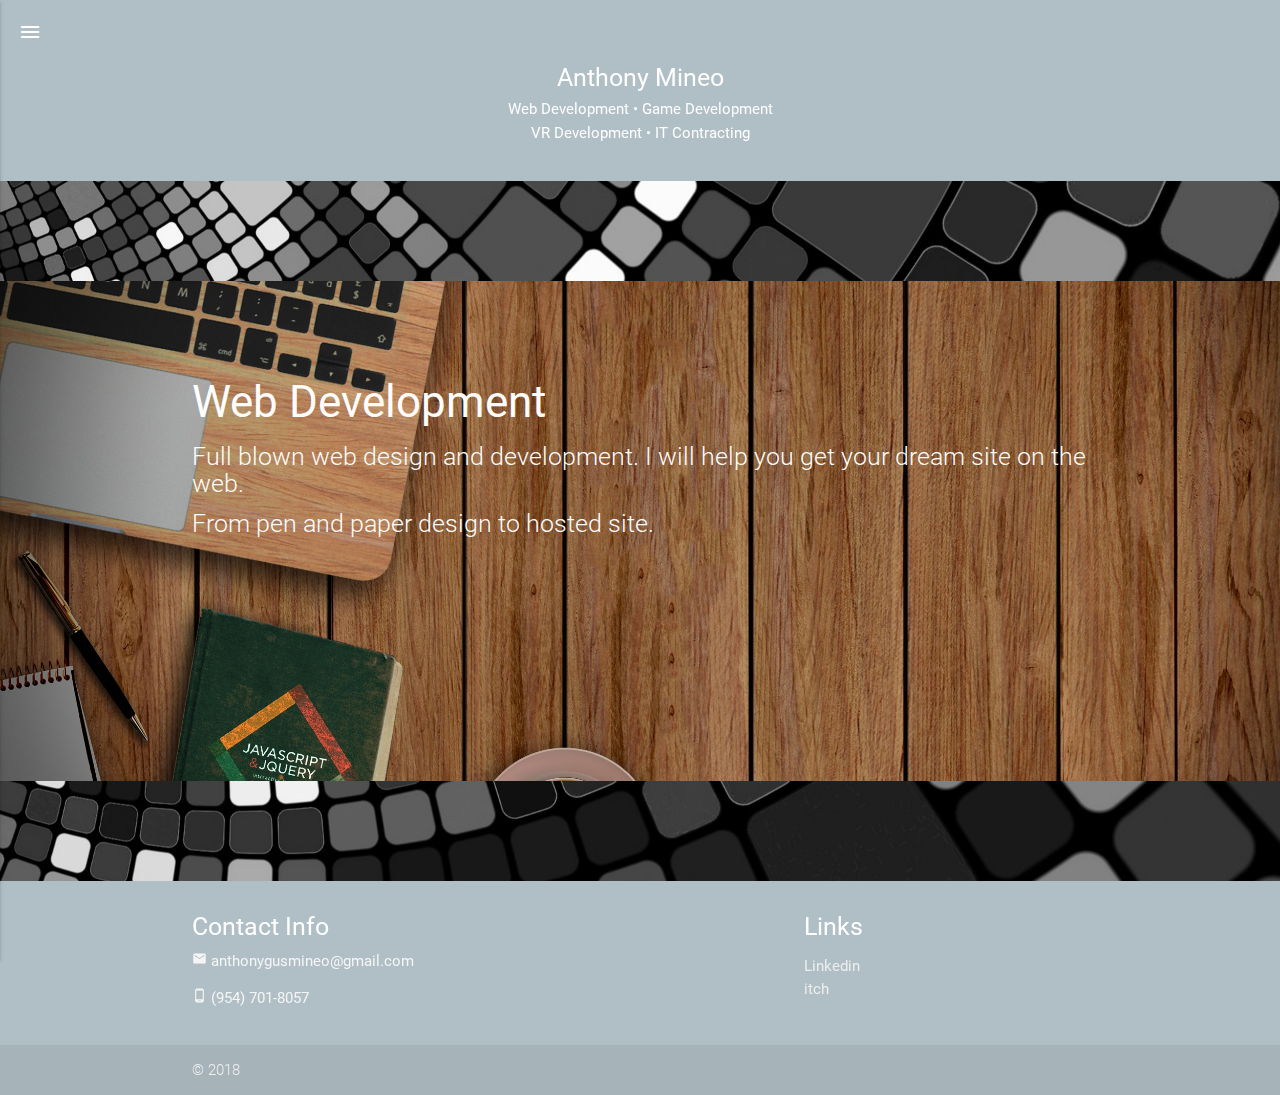
<file: index.html>
<!DOCTYPE html>
<html>
    <head>
        <!--Import Google Icon Font-->
        <link href="https://fonts.googleapis.com/icon?family=Material+Icons" rel="stylesheet">
        <!--Import materialize.css-->
        <link type="text/css" rel="stylesheet" href="css/materialize.min.css" media="screen,projection"/>
        <link type="text/css" rel="stylesheet" href="css/style.css" media="scree, projection"/>
        <!--Let browser know website is optimized for mobile-->
        <meta name="viewport" content="width=device-width, initial-scale=1.0"/>
        <title>Anthony Mineo</title>
    </head>
    
    <body>
        <!--Import jQuery before materialize.js-->
        <script type="text/javascript" src="https://code.jquery.com/jquery-3.2.1.min.js"></script>
        <script type="text/javascript" src="js/materialize.min.js"></script>
        <script src="js/init.js"></script>
        <div class="blue-grey lighten-3 z-depth-0">
        <ul id="slide-out" class="side-nav">
            <li>
               <div class="user-view">
                <div class="background">
                    <img src="Images/coffee-2734123_1280.jpg" class="responsive-img" alt="">
                </div>
                <a href="#"><img src="Images/headshot.jpg" alt="" class="circle responsive-img"></a>
                <a href="#"><span class="black-text name">Anthony Mineo</span></a>
                <a href="mailto:anthonygusmineo@gmail.com"><span class="black-text email">anthonygusmineo@gmail.com</span></a>
                </div>
            </li>
            <li><a href="#"><i class="material-icons">home</i>Home</li></a>
            <li><a href="webdevelopment.html"><i class="material-icons">web</i>Web Development</a></li>
            <li><a href="gamedevelopment.html"><i class="material-icons">videogame_asset</i>Game Development</a></li>
            <li><a href="vrdevelopment.html"><i class="material-icons">code</i>VR Development</a></li>
            <li><a href="itcontracting.html"><i class="material-icons">computer</i>IT Contracting</a></li>
        </ul>
           <div class="navbar-fixed">
                <nav class="blue-grey lighten-3 z-depth-0">
                    <div class="nav-wrapper">
                        <a href="" data-activates="slide-out" class="button-collapse show-on-large"><i class="material-icons">menu</i></a>
                    </div>
                </nav>
            </div> 
        </div>

        <div class="blue-grey lighten-3 z-depth-0 white-text">
                <h5 class="center b" style="margin-top: 0px">Anthony Mineo</h5>
                <h6 class="center">Web Development • Game Development<h6>
                <h6 class="center">VR Development • IT Contracting</h6>
                <h5 class="no-padding" style="margin-bottom: 0px">&nbsp;</h5>
        </div>
        <div class="parallax-container" style="height: 100px">
            <div class="section no-pad-bot">
                
            </div>
            <div class="parallax"><img src="Images/abstract-3098692_1920.jpg" class="responsive-img" style="filter: grayscale(100%)" alt=""></div>
        </div>
        
        <div class="slider">
            <ul class="slides">
                <li>
                    <img src="Images/web-design-2906159.jpg" class="responsive-img">
                    <div class="caption left-align">
                        <h3>Web Development</h3>
                        <h5 class="light">Full blown web design and development. I will help you get your dream site on the web.</h5>
                        <h5 class="light">From pen and paper design to hosted site.</h5>
                    </div>
                </li>
                <li>
                    <img src="Images/video-games-1557358.jpg" class="responsive-img">
                    <div class="caption left-align">
                        <h3>Game Development</h3>
                        <h5 class="light">My main passion in life.</h5>
                        <h5 class="light">I can help make that game or app idea a reality.</h5>
                    </div>
                </li>
                <li>
                    <img src="Images/clouds-1845517.jpg" class="responsive-img">
                    <div class="caption left-align">
                        <h3>Virtual Reality Development</h3>
                        <h5 class="light">The future of gaming and computer interaction.</h5>
                        <h5 class="light">Lets push the boundaries scifi and reality today.</h5>
                    </div>
                </li>
                <li>
                    <img src="Images/server-2160321.jpg" class="responsive-img">
                    <div class="caption left-align">
                        <h3>IT Contracting</h3>
                        <h5 class="light">Do you Need to update your business to the next latest and greatest hardware?</h5>
                        <h5 class="light">Howabout someone to clean your pc and fix your WiFi?</h5>
                        <h5 class="light">I'm your guy.</h5>
                    </div>
                </li>
            </ul>
        </div>
        
        <div class="parallax-container" style="height: 100px">
            <div class="section no-pad-bot"></div>
            <div class="parallax"><img src="Images/abstract-3098692_1920.jpg" class="responsive-img" style="filter: grayscale(100%)" alt=""></div>
        </div>
        
        <footer class="page-footer blue-grey lighten-3">
          <div class="container">
            <div class="row">
              <div class="col l6 s12">
                <h5 class="white-text">Contact Info</h5>
                <a href="mailto:anthonygusmineo@gmail.com" class="grey-text text-lighten-4"><i class="tiny material-icons">email</i> anthonygusmineo@gmail.com</a>
                <p class="grey-text text-lighten-4"><i class="tiny material-icons">phone_android</i> (954) 701-8057</p>
              </div>
              <div class="col l4 offset-l2 s12">
                <h5 class="white-text">Links</h5>
                <ul>
                  <li><a class="grey-text text-lighten-3" href="https://www.linkedin.com/in/anthonygusmineo" target="_blank">Linkedin</a></li>
                  <li><a class="grey-text text-lighten-3" href="https://flyingantman.itch.io/" target="_blank">itch</a></li>
                </ul>
              </div>
            </div>
          </div>
          <div class="footer-copyright">
            <div class="container">
            © 2018
            <a class="grey-text text-lighten-4 right" href="#!"></a>
            </div>
          </div>
        </footer>
    </body>
</html>
</file>
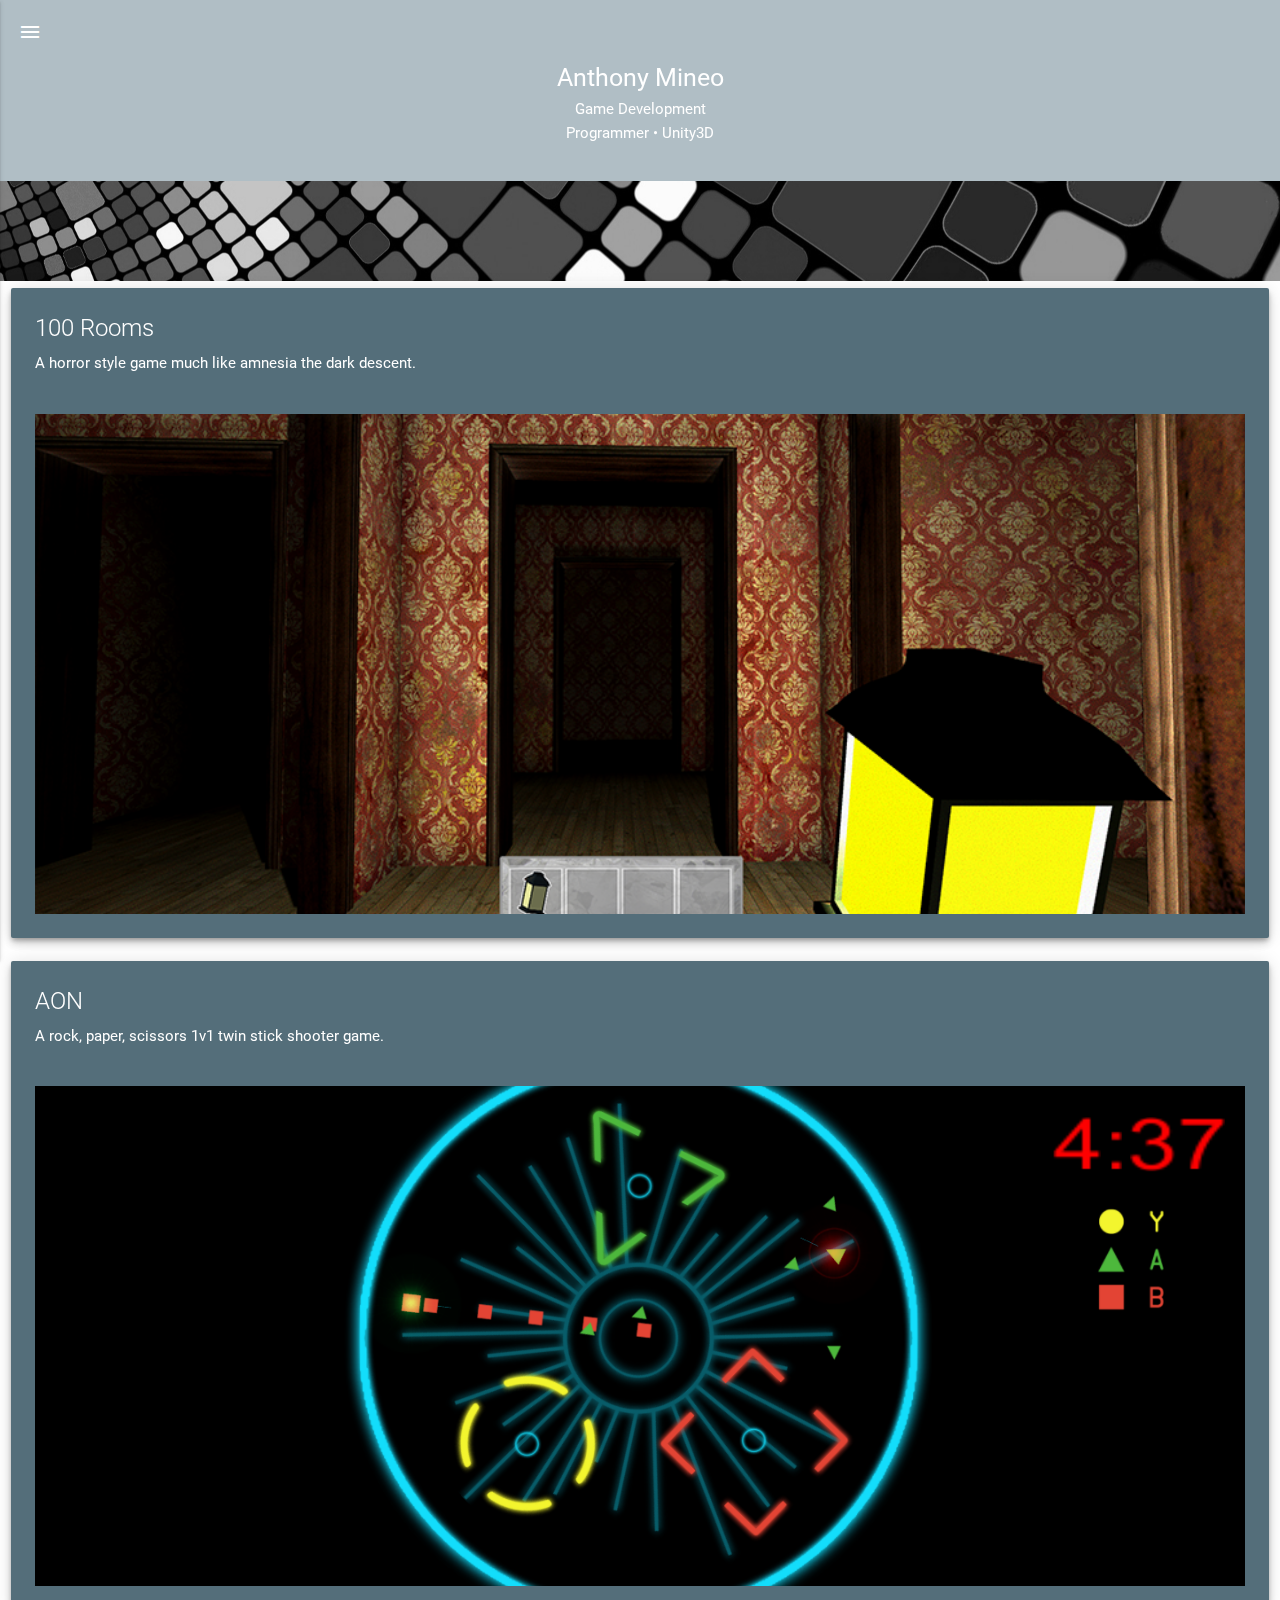
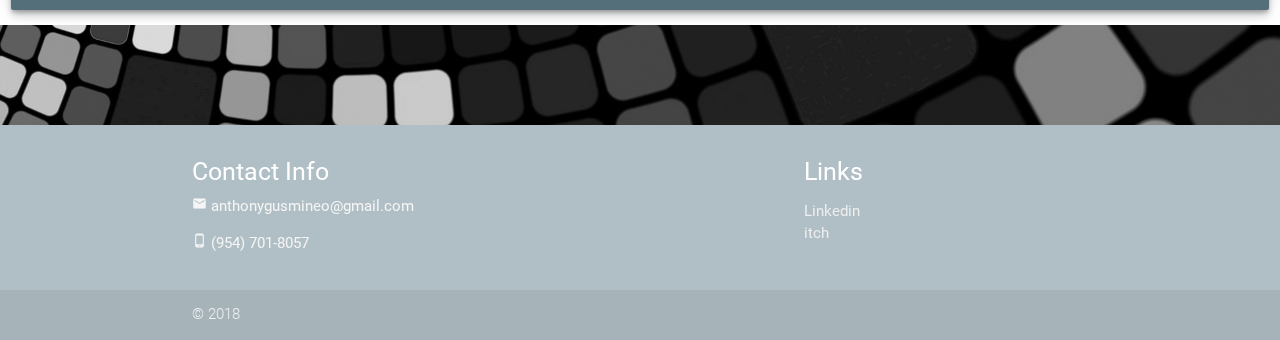
<file: gamedevelopment.html>
<!DOCTYPE html>
<html>
    <head>
        <!--Import Google Icon Font-->
        <link href="https://fonts.googleapis.com/icon?family=Material+Icons" rel="stylesheet">
        <!--Import materialize.css-->
        <link type="text/css" rel="stylesheet" href="css/materialize.min.css" media="screen,projection"/>
        <link type="text/css" rel="stylesheet" href="css/style.css" media="scree, projection"/>
        <!--Let browser know website is optimized for mobile-->
        <meta name="viewport" content="width=device-width, initial-scale=1.0"/>
        <title>Anthony Mineo</title>
    </head>
    
    <body>
        <!--Import jQuery before materialize.js-->
        <script type="text/javascript" src="https://code.jquery.com/jquery-3.2.1.min.js"></script>
        <script type="text/javascript" src="js/materialize.min.js"></script>
        <script src="js/initGamedevelopment.js"></script>
        <div class="blue-grey lighten-3 z-depth-0">
        <ul id="slide-out" class="side-nav">
            <li>
               <div class="user-view">
                <div class="background">
                    <img src="Images/coffee-2734123_1280.jpg" class="responsive-img" alt="">
                </div>
                <a href="#"><img src="Images/headshot.jpg" alt="" class="circle responsive-img"></a>
                <a href="#"><span class="black-text name">Anthony Mineo</span></a>
                <a href="mailto:anthonygusmineo@gmail.com"><span class="black-text email">anthonygusmineo@gmail.com</span></a>
                </div>
            </li>
            <li><a href="index.html"><i class="material-icons">home</i>Home</li></a>
            <li><a href="webdevelopment.html"><i class="material-icons">web</i>Web Development</a></li>
            <li><a href="#"><i class="material-icons">videogame_asset</i>Game Development</a></li>
            <li><a href="vrdevelopment.html"><i class="material-icons">code</i>VR Development</a></li>
            <li><a href="itcontracting.html"><i class="material-icons">computer</i>IT Contracting</a></li>
        </ul>
           <div class="navbar-fixed">
                <nav class="blue-grey lighten-3 z-depth-0">
                    <div class="nav-wrapper">
                        
                        <a href="" data-activates="slide-out" class="button-collapse show-on-large"><i class="material-icons">menu</i></a>
                    </div>
                </nav>
            </div>
            
        </div>

        <div class="blue-grey lighten-3 z-depth-0 white-text">
                <h5 class="center b" style="margin-top: 0px">Anthony Mineo</h5>
                <h6 class="center">Game Development<h6>
                <h6 class="center">Programmer • Unity3D</h6>
                <h5 class="no-padding" style="margin-bottom: 0px">&nbsp;</h5>
        </div>
        <div class="parallax-container" style="height: 100px">
            <div class="section no-pad-bot">
                
            </div>
            <div class="parallax"><img src="Images/abstract-3098692_1920.jpg" class="responsive-img" style="filter: grayscale(100%)" alt=""></div>
        </div>
        
        <!-- main portion here -->
                <!-- main portion here -->
        <div class="row" style="margin-bottom: 0px">
            <div class="col s12 m12 l12">
                <div class="card blue-grey darken-1 z-depth-3">
                    <div class="card-content white-text">
                       <span class="card-title">100 Rooms</span>
                      <p>A horror style game much like amnesia the dark descent.</p>
                       <h5 class="no-padding" style="margin-bottom: 0px">&nbsp;</h5>
                        <div class="slider">
                            <ul class="slides">
                                <li>
                                    <a href="https://kabastian.itch.io/100-rooms"><img src="Images/100rooms1.png" class="responsive-img"></a>
                                </li>
                                <li>
                                    <a href="https://kabastian.itch.io/100-rooms"><img src="Images/100rooms2.png" class="responsive-img"></a>
                                </li>
                                <li>
                                    <a href="https://kabastian.itch.io/100-rooms"><img src="Images/100rooms3.png"></a>
                                </li>
                            </ul>
                        </div>
                    </div>
                </div>
            </div>
        </div>
        
        <div class="row" style="margin-bottom: 0px">
            <div class="col s12 m12 l12">
                <div class="card blue-grey darken-1 z-depth-3">
                    <div class="card-content white-text">
                       <span class="card-title">AON</span>
                      <p>A rock, paper, scissors 1v1 twin stick shooter game.</p>
                       <h5 class="no-padding" style="margin-bottom: 0px">&nbsp;</h5>
                        <div class="slider">
                            <ul class="slides">
                                <li>
                                    <a href="https://flyingantman.itch.io/aon"><img src="Images/AON.png"></a>
                                </li>
                            </ul>
                        </div>
                    </div>
                </div>
            </div>
        </div>

        
        
        <div class="parallax-container" style="height: 100px">
            <div class="section no-pad-bot">
                
            </div>
            <div class="parallax"><img src="Images/abstract-3098692_1920.jpg" class="responsive-img" style="filter: grayscale(100%)" alt=""></div>
        </div>
        
        <footer class="page-footer blue-grey lighten-3">
          <div class="container">
            <div class="row">
              <div class="col l6 s12">
                <h5 class="white-text">Contact Info</h5>
                <a href="mailto:anthonygusmineo@gmail.com" class="grey-text text-lighten-4"><i class="tiny material-icons">email</i> anthonygusmineo@gmail.com</a>
                <p class="grey-text text-lighten-4"><i class="tiny material-icons">phone_android</i> (954) 701-8057</p>
              </div>
              <div class="col l4 offset-l2 s12">
                <h5 class="white-text">Links</h5>
                <ul>
                  <li><a class="grey-text text-lighten-3" href="https://www.linkedin.com/in/anthonygusmineo" target="_blank">Linkedin</a></li>
                  <li><a class="grey-text text-lighten-3" href="https://flyingantman.itch.io/" target="_blank">itch</a></li>
                </ul>
              </div>
            </div>
          </div>
          <div class="footer-copyright">
            <div class="container">
            © 2018
            <a class="grey-text text-lighten-4 right" href="#!"></a>
            </div>
          </div>
        </footer>
    </body>
</html>
</file>
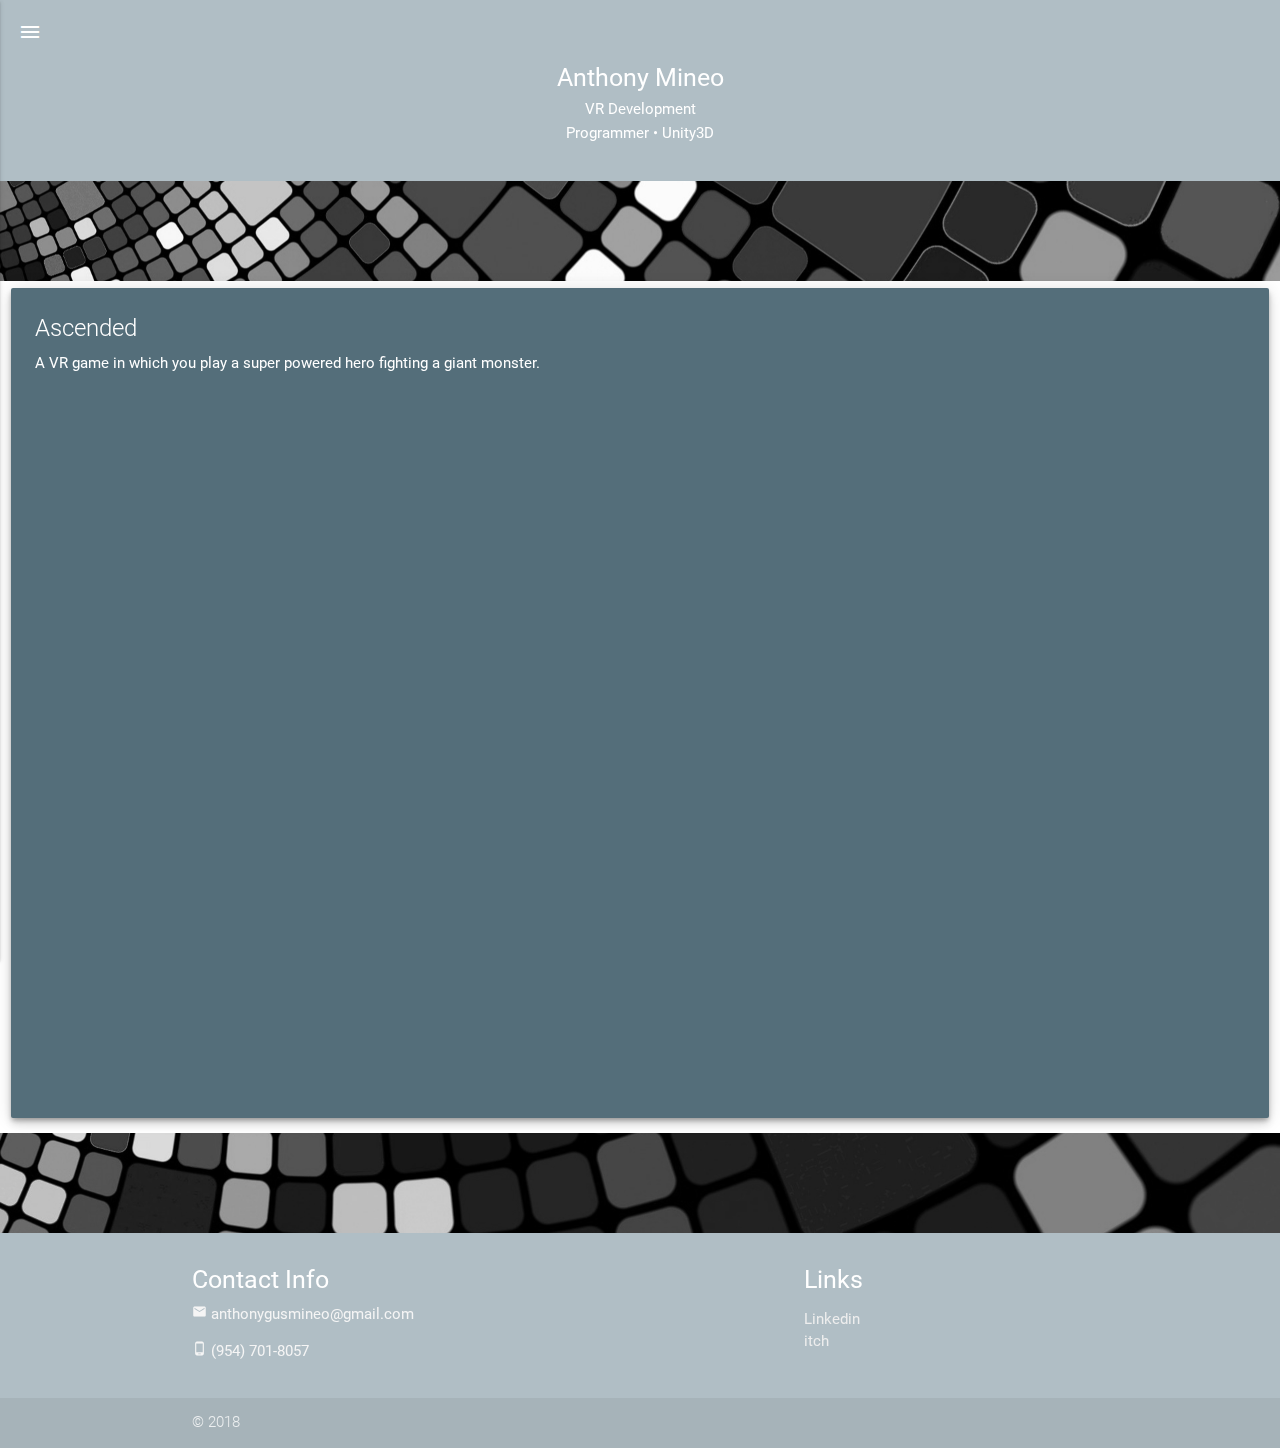
<file: vrdevelopment.html>
<!DOCTYPE html>
<html>
    <head>
        <!--Import Google Icon Font-->
        <link href="https://fonts.googleapis.com/icon?family=Material+Icons" rel="stylesheet">
        <!--Import materialize.css-->
        <link type="text/css" rel="stylesheet" href="css/materialize.min.css" media="screen,projection"/>
        <link type="text/css" rel="stylesheet" href="css/style.css" media="scree, projection"/>
        <!--Let browser know website is optimized for mobile-->
        <meta name="viewport" content="width=device-width, initial-scale=1.0"/>
        <title>Anthony Mineo</title>
    </head>
    
    <body>
        <!--Import jQuery before materialize.js-->
        <script type="text/javascript" src="https://code.jquery.com/jquery-3.2.1.min.js"></script>
        <script type="text/javascript" src="js/materialize.min.js"></script>
        <script src="js/init.js"></script>
        <div class="blue-grey lighten-3 z-depth-0">
        <ul id="slide-out" class="side-nav">
            <li>
               <div class="user-view">
                <div class="background">
                    <img src="Images/coffee-2734123_1280.jpg" class="responsive-img" alt="">
                </div>
                <a href="#"><img src="Images/headshot.jpg" alt="" class="circle responsive-img"></a>
                <a href="#"><span class="black-text name">Anthony Mineo</span></a>
                <a href="mailto:anthonygusmineo@gmail.com"><span class="black-text email">anthonygusmineo@gmail.com</span></a>
                </div>
            </li>
            <li><a href="index.html"><i class="material-icons">home</i>Home</li></a>
            <li><a href="webdevelopment.html"><i class="material-icons">web</i>Web Development</a></li>
            <li><a href="gamedevelopment.html"><i class="material-icons">videogame_asset</i>Game Development</a></li>
            <li><a href="#"><i class="material-icons">code</i>VR Development</a></li>
            <li><a href="itcontracting.html"><i class="material-icons">computer</i>IT Contracting</a></li>
        </ul>
           <div class="navbar-fixed">
                <nav class="blue-grey lighten-3 z-depth-0">
                    <div class="nav-wrapper">
                        
                        <a href="" data-activates="slide-out" class="button-collapse show-on-large"><i class="material-icons">menu</i></a>
                    </div>
                </nav>
            </div>
            
        </div>

        <div class="blue-grey lighten-3 z-depth-0 white-text">
                <h5 class="center b" style="margin-top: 0px">Anthony Mineo</h5>
                <h6 class="center">VR Development<h6>
                <h6 class="center">Programmer • Unity3D</h6>
                <h5 class="no-padding" style="margin-bottom: 0px">&nbsp;</h5>
        </div>
        <div class="parallax-container" style="height: 100px">
            <div class="section no-pad-bot">
                
            </div>
            <div class="parallax"><img src="Images/abstract-3098692_1920.jpg" class="responsive-img" style="filter: grayscale(100%)" alt=""></div>
        </div>
        
        <!-- main portion here -->
        <div class="row" style="margin-bottom: 0px">
            <div class="col s12 m6 l12">
                <div class="card blue-grey darken-1 z-depth-3">
                    <div class="card-content white-text">
                        <span class="card-title">Ascended</span>
                        <p>A VR game in which you play a super powered hero fighting a giant monster.</p>
                        <h5 class="no-padding" style="margin-bottom: 0px">&nbsp;</h5>
                        <div class="video-container">
                            <iframe src="//www.youtube.com/embed/BGPoVa9Nk3Y?rel=0" frameborder="0" allowfullscreen></iframe>
                        </div>
                    </div>
                </div>
            </div>
        </div>
        
        <div class="parallax-container" style="height: 100px">
            <div class="section no-pad-bot">
                
            </div>
            <div class="parallax"><img src="Images/abstract-3098692_1920.jpg" class="responsive-img" style="filter: grayscale(100%)" alt=""></div>
        </div>
        
        <footer class="page-footer blue-grey lighten-3">
          <div class="container">
            <div class="row">
              <div class="col l6 s12">
                <h5 class="white-text">Contact Info</h5>
                <a href="mailto:anthonygusmineo@gmail.com" class="grey-text text-lighten-4"><i class="tiny material-icons">email</i> anthonygusmineo@gmail.com</a>
                <p class="grey-text text-lighten-4"><i class="tiny material-icons">phone_android</i> (954) 701-8057</p>
              </div>
              <div class="col l4 offset-l2 s12">
                <h5 class="white-text">Links</h5>
                <ul>
                  <li><a class="grey-text text-lighten-3" href="https://www.linkedin.com/in/anthonygusmineo" target="_blank">Linkedin</a></li>
                  <li><a class="grey-text text-lighten-3" href="https://flyingantman.itch.io/" target="_blank">itch</a></li>
                </ul>
              </div>
            </div>
          </div>
          <div class="footer-copyright">
            <div class="container">
            © 2018
            <a class="grey-text text-lighten-4 right" href="#!"></a>
            </div>
          </div>
        </footer>
    </body>
</html>
</file>
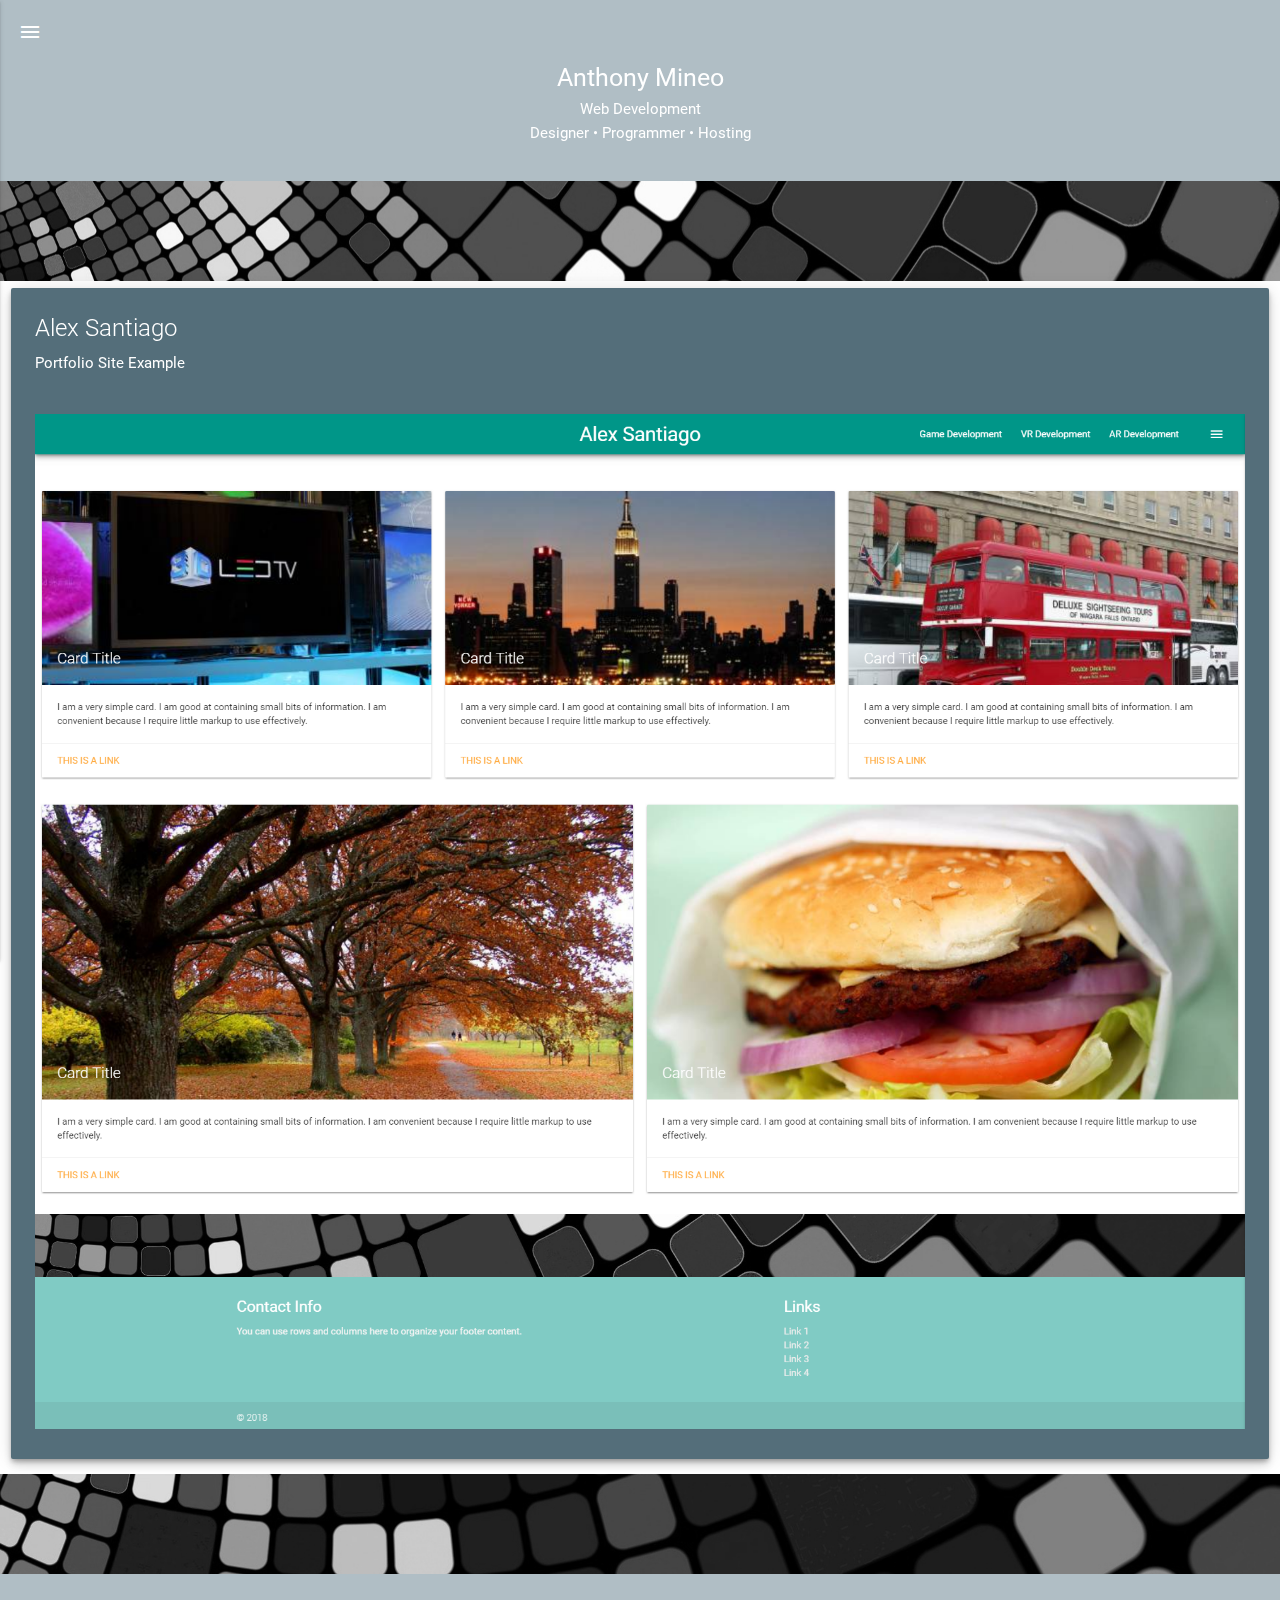
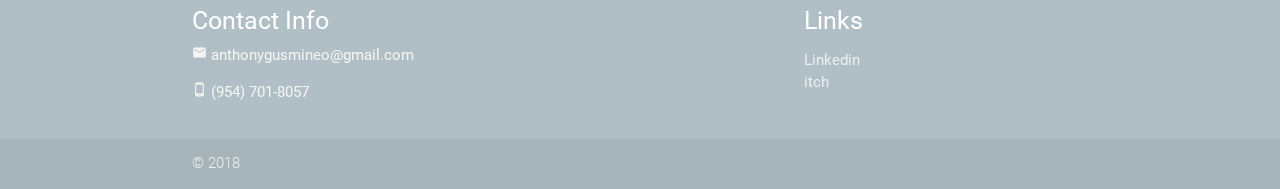
<file: webdevelopment.html>
<!DOCTYPE html>
<html>
    <head>
        <!--Import Google Icon Font-->
        <link href="https://fonts.googleapis.com/icon?family=Material+Icons" rel="stylesheet">
        <!--Import materialize.css-->
        <link type="text/css" rel="stylesheet" href="css/materialize.min.css" media="screen,projection"/>
        <link type="text/css" rel="stylesheet" href="css/style.css" media="scree, projection"/>
        <!--Let browser know website is optimized for mobile-->
        <meta name="viewport" content="width=device-width, initial-scale=1.0"/>
        <title>Anthony Mineo</title>
    </head>
    
    <body>
        <!--Import jQuery before materialize.js-->
        <script type="text/javascript" src="https://code.jquery.com/jquery-3.2.1.min.js"></script>
        <script type="text/javascript" src="js/materialize.min.js"></script>
        <script src="js/init.js"></script>
        
        <div class="blue-grey lighten-3 z-depth-0">
        <ul id="slide-out" class="side-nav">
            <li>
               <div class="user-view">
                <div class="background">
                    <img src="Images/coffee-2734123_1280.jpg" class="responsive-img" alt="">
                </div>
                <a href="#"><img src="Images/headshot.jpg" alt="" class="circle responsive-img"></a>
                <a href="#"><span class="black-text name">Anthony Mineo</span></a>
                <a href="mailto:anthonygusmineo@gmail.com"><span class="black-text email">anthonygusmineo@gmail.com</span></a>
                </div>
            </li>
            <li><a href="index.html"><i class="material-icons">home</i>Home</li></a>
            <li><a href="#"><i class="material-icons">web</i>Web Development</a></li>
            <li><a href="gamedevelopment.html"><i class="material-icons">videogame_asset</i>Game Development</a></li>
            <li><a href="vrdevelopment.html"><i class="material-icons">code</i>VR Development</a></li>
            <li><a href="itcontracting.html"><i class="material-icons">computer</i>IT Contracting</a></li>
        </ul>
           <div class="navbar-fixed">
                <nav class="blue-grey lighten-3 z-depth-0">
                    <div class="nav-wrapper">
                        <a href="" data-activates="slide-out" class="button-collapse show-on-large"><i class="material-icons">menu</i></a>
                    </div>
                </nav>
            </div>
        </div>

        <div class="blue-grey lighten-3 z-depth-0 white-text">
                <h5 class="center b" style="margin-top: 0px">Anthony Mineo</h5>
                <h6 class="center">Web Development<h6>
                <h6 class="center">Designer • Programmer • Hosting</h6>
                <h5 class="no-padding" style="margin-bottom: 0px">&nbsp;</h5>
        </div>
        <div class="parallax-container" style="height: 100px">
            <div class="section no-pad-bot">
                
            </div>
            <div class="parallax"><img src="Images/abstract-3098692_1920.jpg" class="responsive-img" style="filter: grayscale(100%)" alt=""></div>
        </div>
        
        <!-- main portion here -->
        <div class="row" style="margin-bottom: 0px">
            <div class="col s12 m12 l12">
                <div class="card blue-grey darken-1 z-depth-3">
                    <div class="card-content white-text">
                        <span class="card-title">Alex Santiago</span>
                        <p>Portfolio Site Example</p>
                        <h5 class="no-padding" style="margin-bottom: 0px">&nbsp;</h5>
                        <a href="index.html"><img src="Images/screencapture-127-0-0-1-55159-alexindex-html-1518072397244.png" class="responsive-img" alt=""></a>
                    </div>
                </div>
            </div>
        </div>
        
        
        <div class="parallax-container" style="height: 100px">
            <div class="section no-pad-bot">
                
            </div>
            <div class="parallax"><img src="Images/abstract-3098692_1920.jpg" class="responsive-img" style="filter: grayscale(100%)" alt=""></div>
        </div>
        
        <footer class="page-footer blue-grey lighten-3">
          <div class="container">
            <div class="row">
              <div class="col l6 s12">
                <h5 class="white-text">Contact Info</h5>
                <a href="mailto:anthonygusmineo@gmail.com" class="grey-text text-lighten-4"><i class="tiny material-icons">email</i> anthonygusmineo@gmail.com</a>
                <p class="grey-text text-lighten-4"><i class="tiny material-icons">phone_android</i> (954) 701-8057</p>
              </div>
              <div class="col l4 offset-l2 s12">
                <h5 class="white-text">Links</h5>
                <ul>
                  <li><a class="grey-text text-lighten-3" href="https://www.linkedin.com/in/anthonygusmineo" target="_blank">Linkedin</a></li>
                  <li><a class="grey-text text-lighten-3" href="https://flyingantman.itch.io/" target="_blank">itch</a></li>
                </ul>
              </div>
            </div>
          </div>
          <div class="footer-copyright">
            <div class="container">
            © 2018
            <a class="grey-text text-lighten-4 right" href="#!"></a>
            </div>
          </div>
        </footer>
    </body>
</html>
</file>
<file: css/style.css>
.navbar-fixed { 
    z-index: 9999; 
}
</file>
